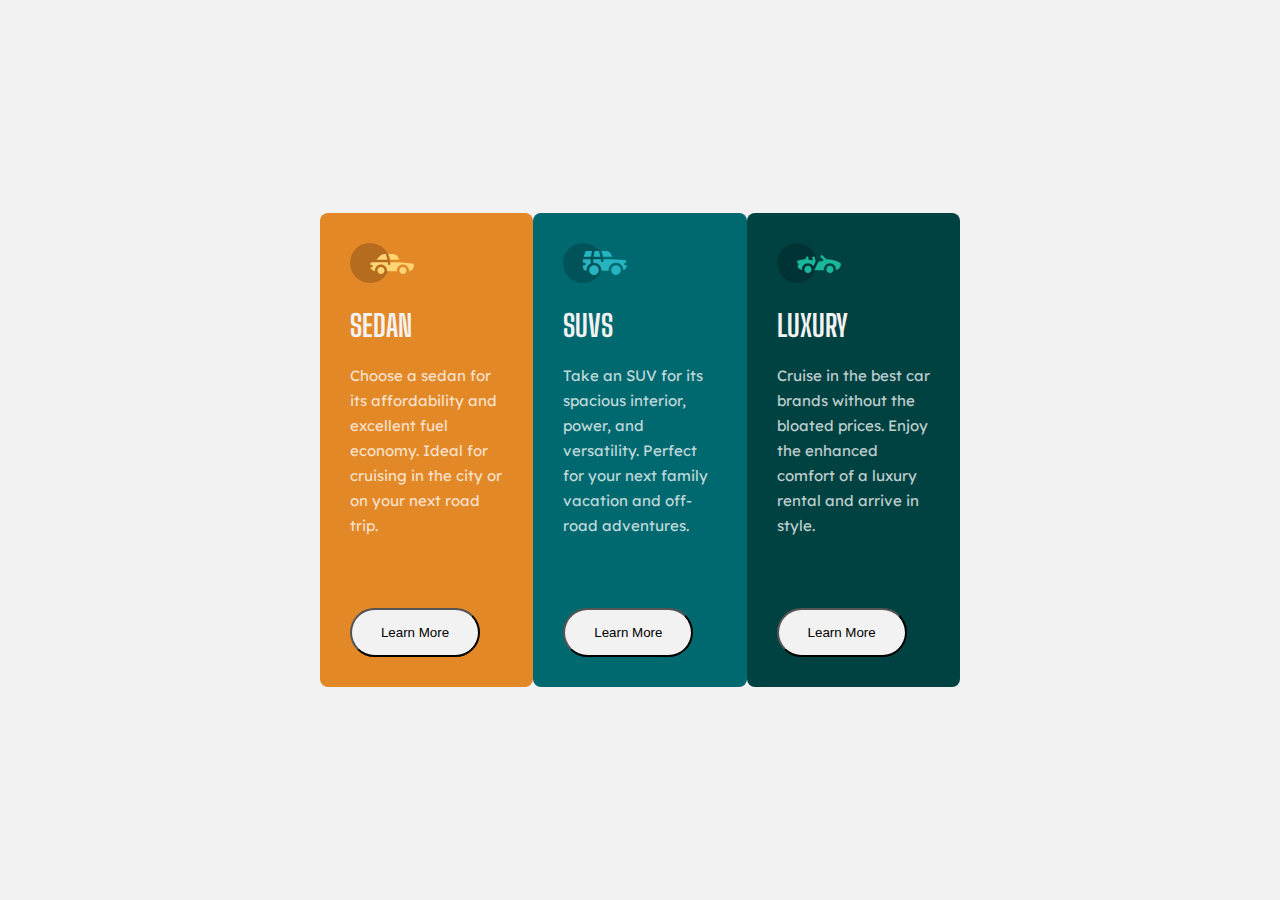
<file: index.html>
<!DOCTYPE html>
<html lang="en">
  <head>
    <meta charset="UTF-8" />
    <meta http-equiv="X-UA-Compatible" content="IE=edge" />
    <meta name="viewport" content="width=device-width, initial-scale=1.0" />
    <link rel="stylesheet" href="flex.css" />
    <link
      href="https://fonts.googleapis.com/css2?family=Lexend+Deca&family=Montserrat&display=swap"
      rel="stylesheet"
    />
    <link
      href="https://fonts.googleapis.com/css2?family=Big+Shoulders+Display:wght@700&family=Lexend+Deca&family=Montserrat&display=swap"
      rel="stylesheet"
    />
    <link
      href="https://fonts.googleapis.com/css2?family=Big+Shoulders+Display:wght@700&family=Lexend+Deca&family=Montserrat&display=swap"
      rel="stylesheet"
    />
    <title>Flex-Box</title>
  </head>
  <body>
    <main>
      <div class="col-one">
        <img src="./icon-sedans.svg" alt="fav" />

        <h1>SEDAN</h1>
        <p>
          Choose a sedan for its affordability and excellent fuel economy. Ideal
          for cruising in the city or on your next road trip.
        </p>
        <button>Learn More</button>
      </div>
      <div class="col-two">
        <img src="./icon-suvs.svg" alt="fav" />
        <h1>SUVS</h1>
        <p>
          Take an SUV for its spacious interior, power, and versatility. Perfect
          for your next family vacation and off-road adventures.
        </p>
        <button>Learn More</button>
      </div>
      <div class="col-three">
        <img src="./icon-luxury.svg" alt="fav" />
        <h1>LUXURY</h1>
        <p>
          Cruise in the best car brands without the bloated prices. Enjoy the
          enhanced comfort of a luxury rental and arrive in style.
        </p>
        <button>Learn More</button>
      </div>
    </main>
  </body>
</html>
</file>
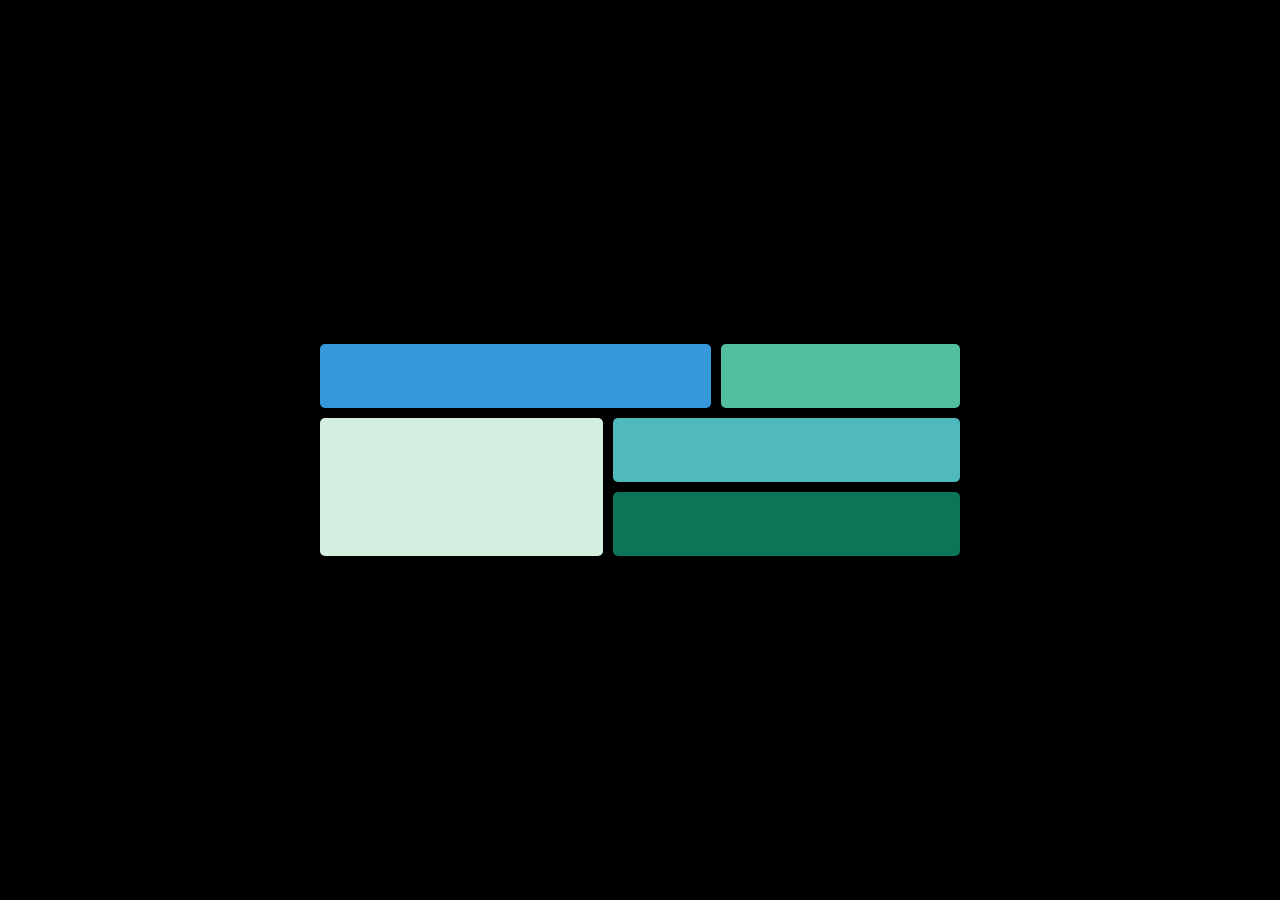
<file: grid.html>
<!DOCTYPE html>
<html lang="en">
<head>
    <meta charset="UTF-8">
    <meta http-equiv="X-UA-Compatible" content="IE=edge">
    <meta name="viewport" content="width=device-width, initial-scale=1.0">
    <link rel="stylesheet" href="./grid.css">
    <title>Grid-layout</title>
</head>
<body>
    <main>
        <div class="item-a"></div>
        <div class="item-b"></div>  
        <div class="item-c"></div>
        <div class="item-d"></div>  
        <div class="item-e"></div>
    </main>
   
</body>
</html>
</file>
<file: flex.css>
* {
  margin: 0;
  padding: 0;
}

body {
  background-color: hsl(0, 0%, 95%);
  font-size: 15px;
  font-family: "Lexend Deca", sans-serif;
}

main {
  width: 50%;
  margin: auto;
  display: flex;
  justify-content: center;
  align-items: center;
  height: 100vh;
}

.col-one {
  background-color: hsl(31, 77%, 52%);
  padding: 2em;
  width: 100%;
  border-radius: 8px;
}
.col-two {
  background-color: hsl(184, 100%, 22%);
  padding: 2em;
  width: 100%;
  border-radius: 8px;
}
.col-three {
  background-color: hsl(179, 100%, 13%);
  padding: 2em;
  width: 100%;
  border-radius: 8px;
}
h1 {
  color: hsl(0, 0%, 95%);
  font-family: "Big Shoulders Display", cursive;
  padding-top: 20px;
}
p {
  color: hsla(0, 0%, 100%, 0.75);
  padding-top: 20px;
  line-height: 25px;
}
button {
  background-color: hsl(0, 0%, 95%);
  margin-top: 70px;
  padding: 15px;
  width: 130px;
  border-radius: 30px;
}
</file>
<file: grid.css>
* {
    margin: 0;
    padding: 0;
  }

  
body {
    background-color: black;
    display: flex;
    place-items: center;
    min-height: 100vh;

  }

 main{
    display: grid;
    grid-template-areas:
    'a a a a a a a b b b b' 
    'a a a a a a a b b b b' 
    'a a a a a a a b b b b' 
    'a a a a a a a b b b b' 
    'c c c c c d d d d d d'
    'c c c c c d d d d d d'
    'c c c c c e e e e e e'
    'c c c c c e e e e e e'
    'c c c c c e e e e e e'
    ;
    gap: 10px;
    width: 50%;
    margin: auto;
 } 

 main div{
    padding: 2em;
    border-radius: 5px;
    text-align: center;

 } 

 .item-a{
    background-color:  #3498db ;
    grid-area: a;
 } 
 .item-b{
    background-color:   #50be9f;
    grid-area: b;

 } 
 .item-c{
    background-color:  #d4efdf ;
    grid-area: c;

 } 
 .item-d{
    background-color: #50b9be ;
    grid-area: d;
    
 } 
 .item-e{
    background-color:   #0c7557;
    grid-area: e;

 }
</file>
